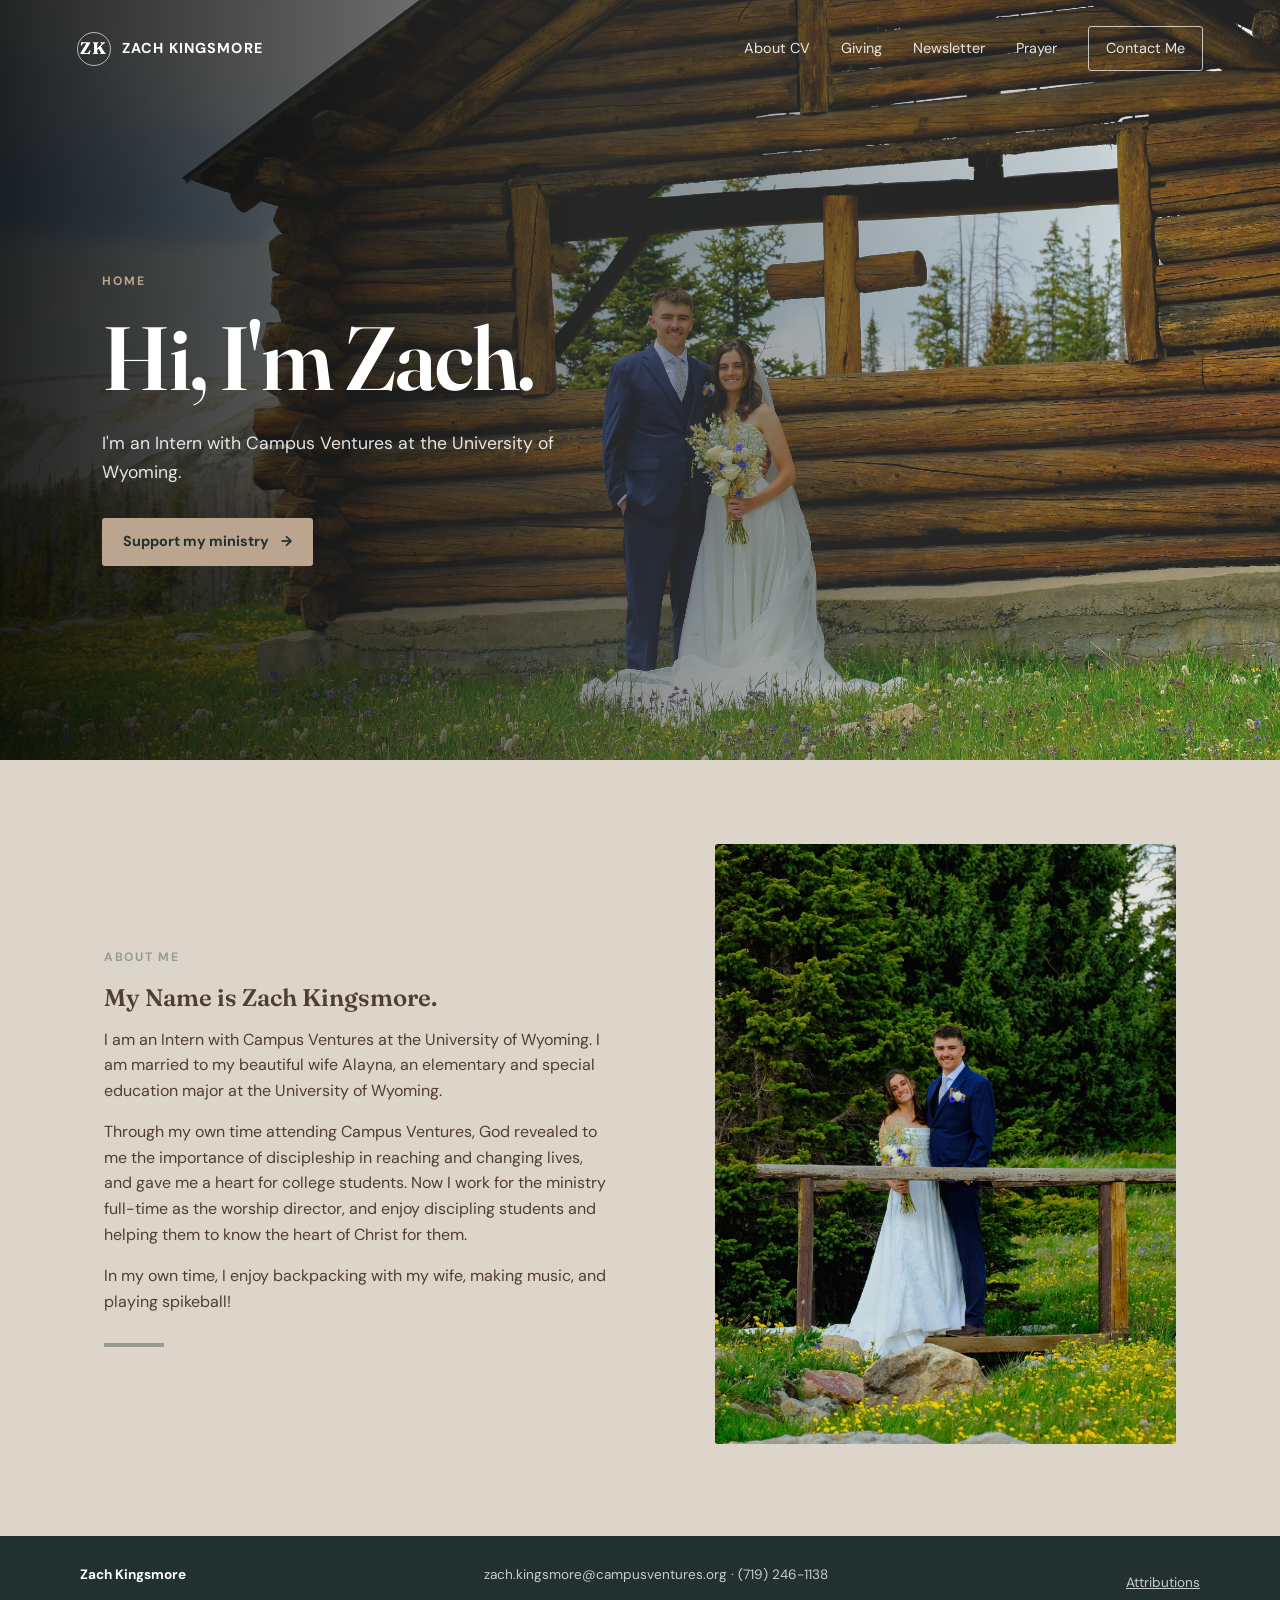
<file: index.html>
<!DOCTYPE html>
<html lang="en">
<head>
    <meta charset="UTF-8">
    <meta name="viewport" content="width=device-width, initial-scale=1.0">
    <meta name="description" content="A welcoming community centered on faith, hope, and practical care.">
    <title>Zach Kingsmore | Campus Ventures</title>
    <link rel="preconnect" href="https://fonts.googleapis.com">
    <link rel="preconnect" href="https://fonts.gstatic.com" crossorigin>
    <link href="https://fonts.googleapis.com/css2?family=DM+Sans:wght@400;500;600;700&family=Fraunces:opsz,wght@9..144,600;9..144,700&display=swap" rel="stylesheet">
    <link rel="stylesheet" href="css/main.css">
    <link rel="stylesheet" href="css/about.css">
</head>

<body>
    <!-- Header -->
    <header class="site-header">
        <nav class="nav" aria-label="Main navigation">
            <a class="brand" href="index.html#top">
                <span class="brand-mark">ZK</span>
                Zach Kingsmore
            </a>
            <div class="nav-links">
                <a href="about.html">About CV</a>
                <a href="giving.html">Giving</a>
                <a href="newsletter.html">Newsletter</a>
                <a href="prayer.html">Prayer</a>
                <a class="nav-cta" href="mailto:zach.kingsmore@campusventures.org">Contact Me</a>
            </div>
        </nav>
    </header>

    <!-- Main Page Content -->
    <main id="top">
        <section class="hero">
            <div class="hero-content">
                <div class="eyebrow">Home</div>
                <h1>Hi, I'm Zach.</h1>
                <p class="hero-copy">I'm an Intern with Campus Ventures at the University of Wyoming.</p>
                <a class="button button-primary" href="giving.html">
                    Support my ministry
                    <span aria-hidden="true">&#8594;</span>
                </a>
            </div>
        </section>
        <section class="intro page-section" id="about">
            <div>
                <div class="section-label">About Me</div>
                <h2>My Name is Zach Kingsmore.</h2>
                <p>I am an Intern with Campus Ventures at the University of Wyoming. I am married to my beautiful wife Alayna, an elementary and special education major at the University of Wyoming.</p>
                <p>Through my own time attending Campus Ventures, God revealed to me the importance of discipleship in reaching and changing lives, and gave me a heart for college students. Now I work for the ministry full-time as the worship director, and enjoy discipling students and helping them to know the heart of Christ for them.</p>
                <p>In my own time, I enjoy backpacking with my wife, making music, and playing spikeball!</p>
                <div class="accent-rule"></div>
            </div>
            <div>
                <img src="images/FF1F6C11-4D28-4456-8905-FBD4E149B3B2.JPG" alt="Zach Kingsmore" class="about-image">
            </div>
        </section>
    </main>

    <!-- Footer -->
    <footer>
        <div class="footer-inner">
            <strong>Zach Kingsmore</strong>
            <span>zach.kingsmore@campusventures.org · (719) 246-1138</span>
            <div class="attribution-tooltip">
                <span class="attribution-trigger">Attributions</span>
                <div class="tooltip-content">
                    <p>Icon Attributions:</p>
                    <ul>
                        <li><a href="https://www.flaticon.com/free-icons/credit-card" title="credit card icons">Credit card icons created by Stockio - Flaticon</a></li>
                        <li><a href="https://www.flaticon.com/free-icons/bank" title="bank icons">Bank icons created by Magnific - Flaticon</a></li>
                        <li><a href="https://www.flaticon.com/free-icons/checkbook" title="checkbook icons">Checkbook icons created by alimasykurm - Flaticon</a></li>
                    </ul>
                </div>
            </div>
        </div>
    </footer>
</body>
</html>
</file>
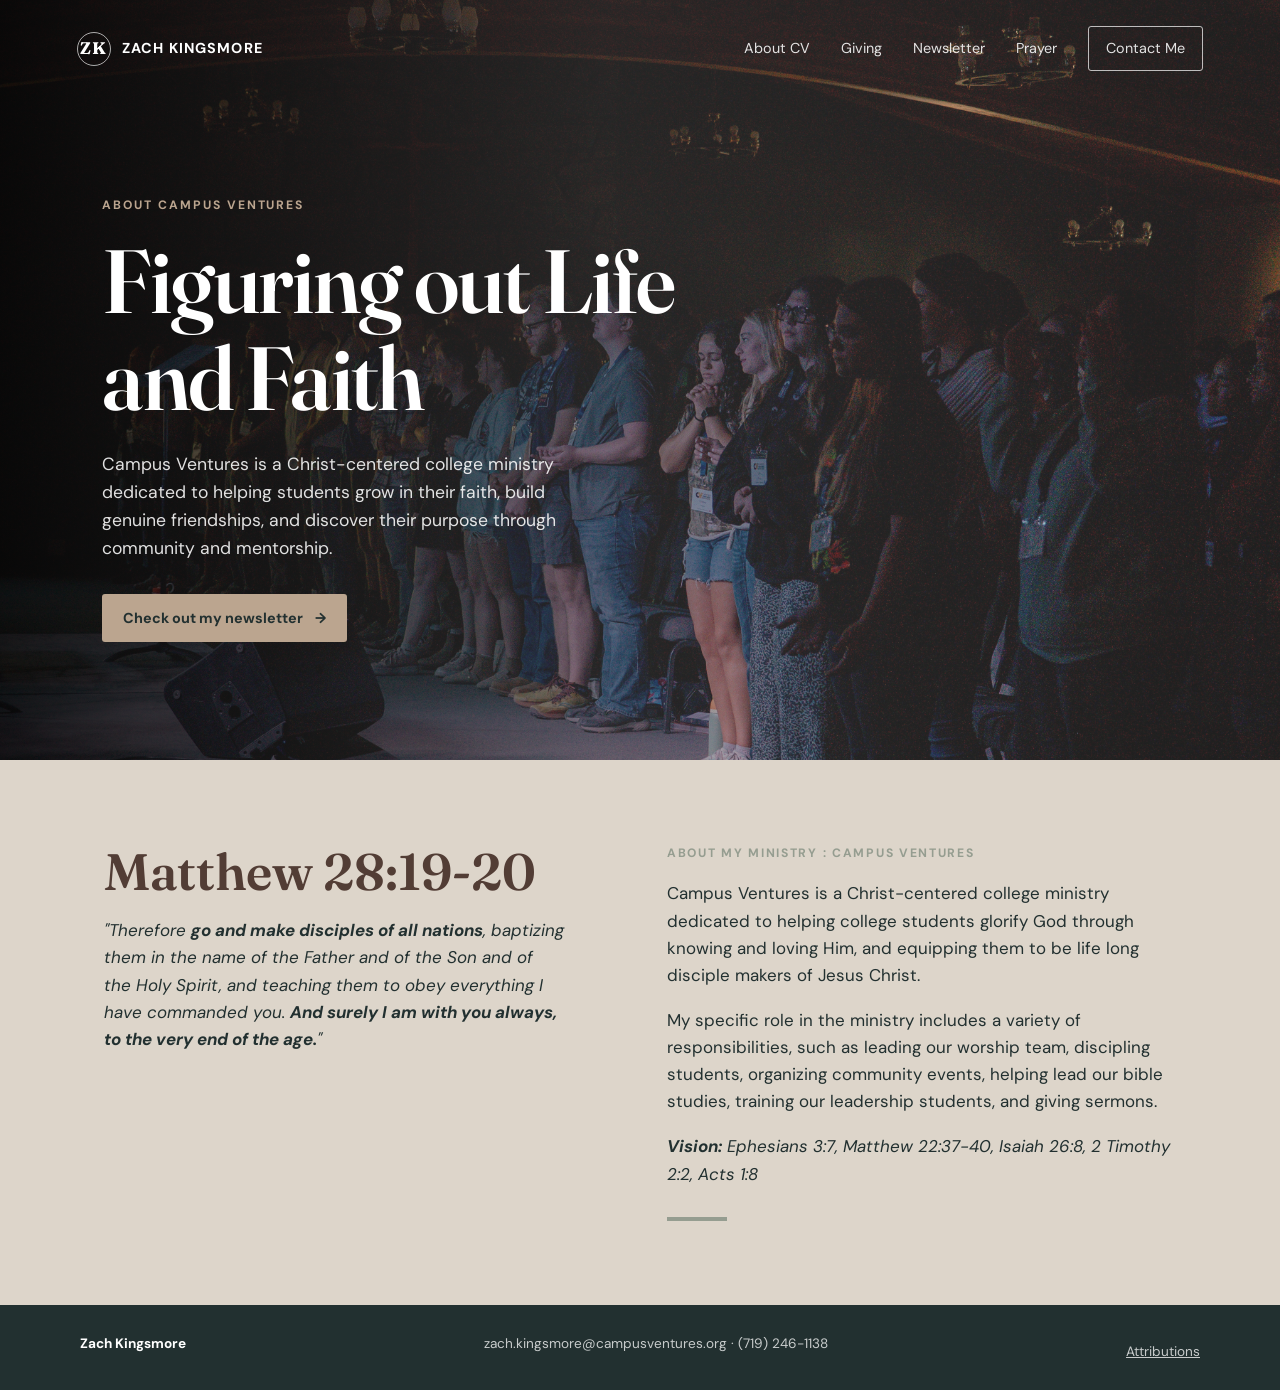
<file: about.html>
<!DOCTYPE html>
<html lang="en">
<head>
    <meta charset="UTF-8">
    <meta name="viewport" content="width=device-width, initial-scale=1.0">
    <meta name="description" content="A welcoming community centered on faith, hope, and practical care.">
    <title>Zach Kingsmore | Campus Ventures</title>
    <link rel="preconnect" href="https://fonts.googleapis.com">
    <link rel="preconnect" href="https://fonts.gstatic.com" crossorigin>
    <link href="https://fonts.googleapis.com/css2?family=DM+Sans:wght@400;500;600;700&family=Fraunces:opsz,wght@9..144,600;9..144,700&display=swap" rel="stylesheet">
    <link rel="stylesheet" href="css/main.css">
    <link rel="stylesheet" href="css/about.css">
</head>
<body>
    <!-- Header -->
    <header class="site-header">
        <nav class="nav" aria-label="Main navigation">
            <a class="brand" href="index.html#top">
                <span class="brand-mark">ZK</span>
                Zach Kingsmore
            </a>
            <div class="nav-links">
                <a href="about.html">About CV</a>
                <a href="giving.html">Giving</a>
                <a href="newsletter.html">Newsletter</a>
                <a href="prayer.html">Prayer</a>
                <a class="nav-cta" href="mailto:zach.kingsmore@campusventures.org">Contact Me</a>
            </div>
        </nav>
    </header>

    <!-- Main Page Content -->
    <main id="top">
        <section class="hero-about">
            <div class="hero-content">
                <div class="eyebrow">About Campus Ventures</div>
                <h1>Figuring out Life and Faith</h1>
                <p class="hero-copy">Campus Ventures is a Christ-centered college ministry dedicated to helping students grow in their faith, build genuine friendships, and discover their purpose through community and mentorship.</p>
                <a class="button button-primary" href="newsletter.html">
                    Check out my newsletter
                    <span aria-hidden="true">&#8594;</span>
                </a>
            </div>
        </section>
        <section class="about page-section">
            <div>
                <h2>Matthew 28:19-20</h2>
                <p><em>"Therefore <strong>go and make disciples of all nations</strong>, baptizing them in the name of the Father and of the Son and of the Holy Spirit, and teaching them to obey everything I have commanded you. <Strong>And surely I am with you always, to the very end of the age.</Strong>"</em></p>
            </div>
            <div>
                <div class="section-label">About My Ministry : Campus Ventures</div>
                    <p>Campus Ventures is a Christ-centered college ministry dedicated to helping college students glorify God through knowing and loving Him, and equipping them to be life long disciple makers of Jesus Christ.</p>
                    <p>My specific role in the ministry includes a variety of responsibilities, such as leading our worship team, discipling students, organizing community events, helping lead our bible studies, training our leadership students, and giving sermons.</p>
                    <p><em><strong>Vision:</strong> Ephesians 3:7, Matthew 22:37-40, Isaiah 26:8, 2 Timothy 2:2, Acts 1:8</em></p>
                <div class="accent-rule"></div>
            </div>
        </section>
    </main>

    <!-- Footer -->
    <footer>
        <div class="footer-inner">
            <strong>Zach Kingsmore</strong>
            <span>zach.kingsmore@campusventures.org · (719) 246-1138</span>
            <div class="attribution-tooltip">
                <span class="attribution-trigger">Attributions</span>
                <div class="tooltip-content">
                    <p>Icon Attributions:</p>
                    <ul>
                        <li><a href="https://www.flaticon.com/free-icons/credit-card" title="credit card icons">Credit card icons created by Stockio - Flaticon</a></li>
                        <li><a href="https://www.flaticon.com/free-icons/bank" title="bank icons">Bank icons created by Magnific - Flaticon</a></li>
                        <li><a href="https://www.flaticon.com/free-icons/checkbook" title="checkbook icons">Checkbook icons created by alimasykurm - Flaticon</a></li>
                    </ul>
                </div>
            </div>
        </div>
    </footer>
</body>
</html>
</file>
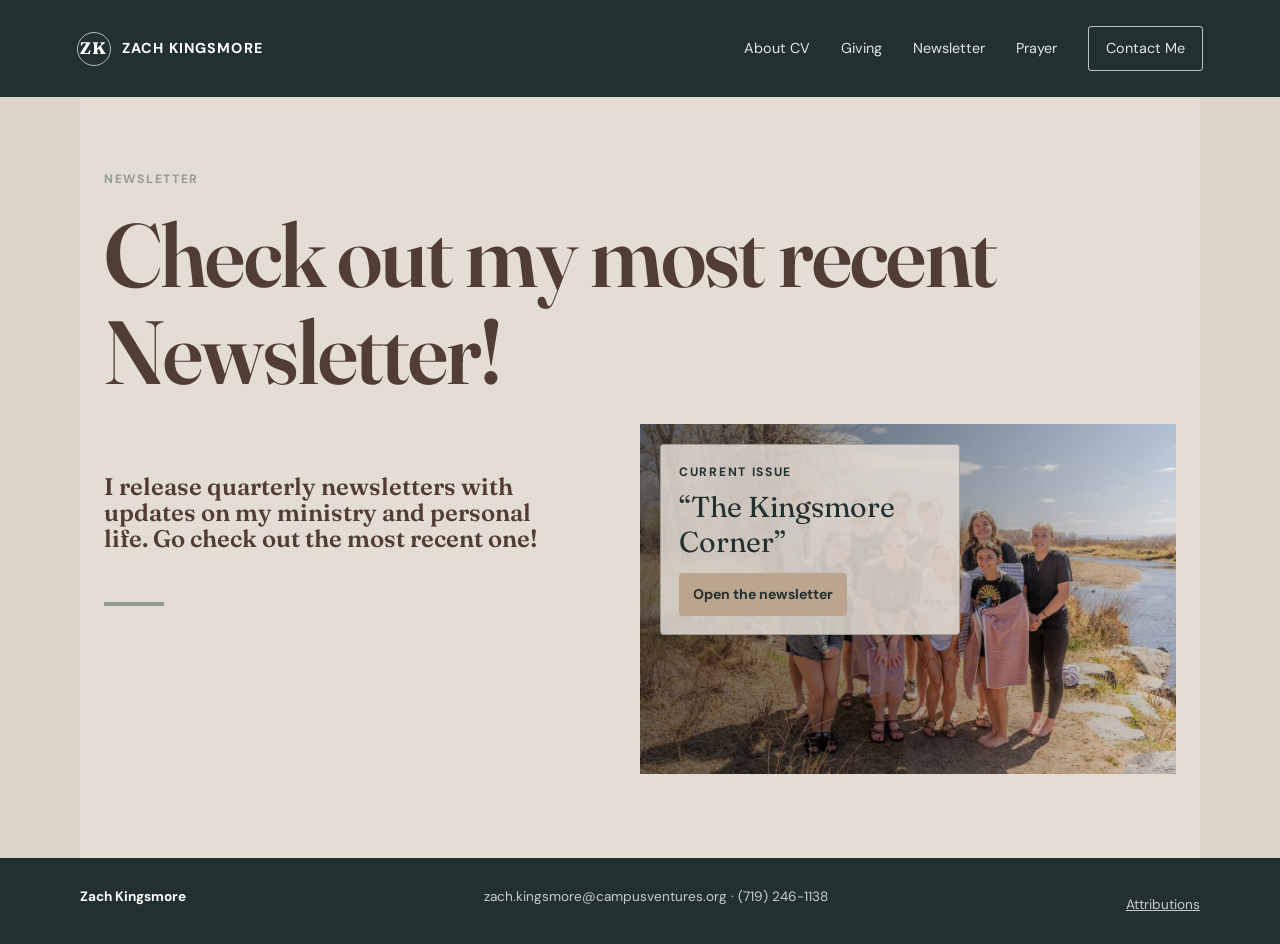
<file: newsletter.html>
<!DOCTYPE html>
<html lang="en">
<head>
    <meta charset="UTF-8">
    <meta name="viewport" content="width=device-width, initial-scale=1.0">
    <meta name="description" content="A welcoming community centered on faith, hope, and practical care.">
    <title>Zach Kingsmore | Campus Ventures</title>
    <link rel="preconnect" href="https://fonts.googleapis.com">
    <link rel="preconnect" href="https://fonts.gstatic.com" crossorigin>
    <link href="https://fonts.googleapis.com/css2?family=DM+Sans:wght@400;500;600;700&family=Fraunces:opsz,wght@9..144,600;9..144,700&display=swap" rel="stylesheet">
    <link rel="stylesheet" href="css/main.css">
    <link rel="stylesheet" href="css/newsletter.css">
</head>
<body>
    <!-- Header -->
    <header class="site-header">
        <nav class="nav" aria-label="Main navigation">
            <a class="brand" href="index.html#top">
                <span class="brand-mark">ZK</span>
                Zach Kingsmore
            </a>
            <div class="nav-links">
                <a href="about.html">About CV</a>
                <a href="giving.html">Giving</a>
                <a href="newsletter.html">Newsletter</a>
                <a href="prayer.html">Prayer</a>
                <a class="nav-cta" href="mailto:zach.kingsmore@campusventures.org">Contact Me</a>
            </div>
        </nav>
    </header>

    <!-- Main Page Content -->
    <main id="top">
        <section class="newsletter page-section" id="newsletter">
            <div class="section-head">
                <div>
                    <div class="section-label">Newsletter</div>
                    <h1>Check out my most recent Newsletter!</h1>
                </div>
            </div>
            <div class="newsletter-details">
                <div>
                    <div class="details">
                        <h2>I release quarterly newsletters with updates on my ministry and personal life. Go check out the most recent one!</h2>
                        <div class="accent-rule"></div>
                    </div>
                </div>
                <div class="newsletter-card">
                <img class="newsletter-preview-image" src="images/image.png" alt="Newsletter preview image">
                <div class="newsletter-embed-fallback">
                    <div class="section-label">Current Issue</div>
                    <p>“The Kingsmore Corner”</p>
                    <a class="newsletter-embed-button" href="https://mailchi.mp/2b9426a3cdbb/44a34u2jlj-21076363" target="_blank" rel="noreferrer">Open the newsletter</a>
                </div>
            </div>
            </div>
            
        </section>
    </main>

    <!-- Footer -->
    <footer>
        <div class="footer-inner">
            <strong>Zach Kingsmore</strong>
            <span>zach.kingsmore@campusventures.org · (719) 246-1138</span>
            <div class="attribution-tooltip">
                <span class="attribution-trigger">Attributions</span>
                <div class="tooltip-content">
                    <p>Icon Attributions:</p>
                    <ul>
                        <li><a href="https://www.flaticon.com/free-icons/credit-card" title="credit card icons">Credit card icons created by Stockio - Flaticon</a></li>
                        <li><a href="https://www.flaticon.com/free-icons/bank" title="bank icons">Bank icons created by Magnific - Flaticon</a></li>
                        <li><a href="https://www.flaticon.com/free-icons/checkbook" title="checkbook icons">Checkbook icons created by alimasykurm - Flaticon</a></li>
                    </ul>
                </div>
            </div>
        </div>
    </footer>
</body>
</html>
</file>
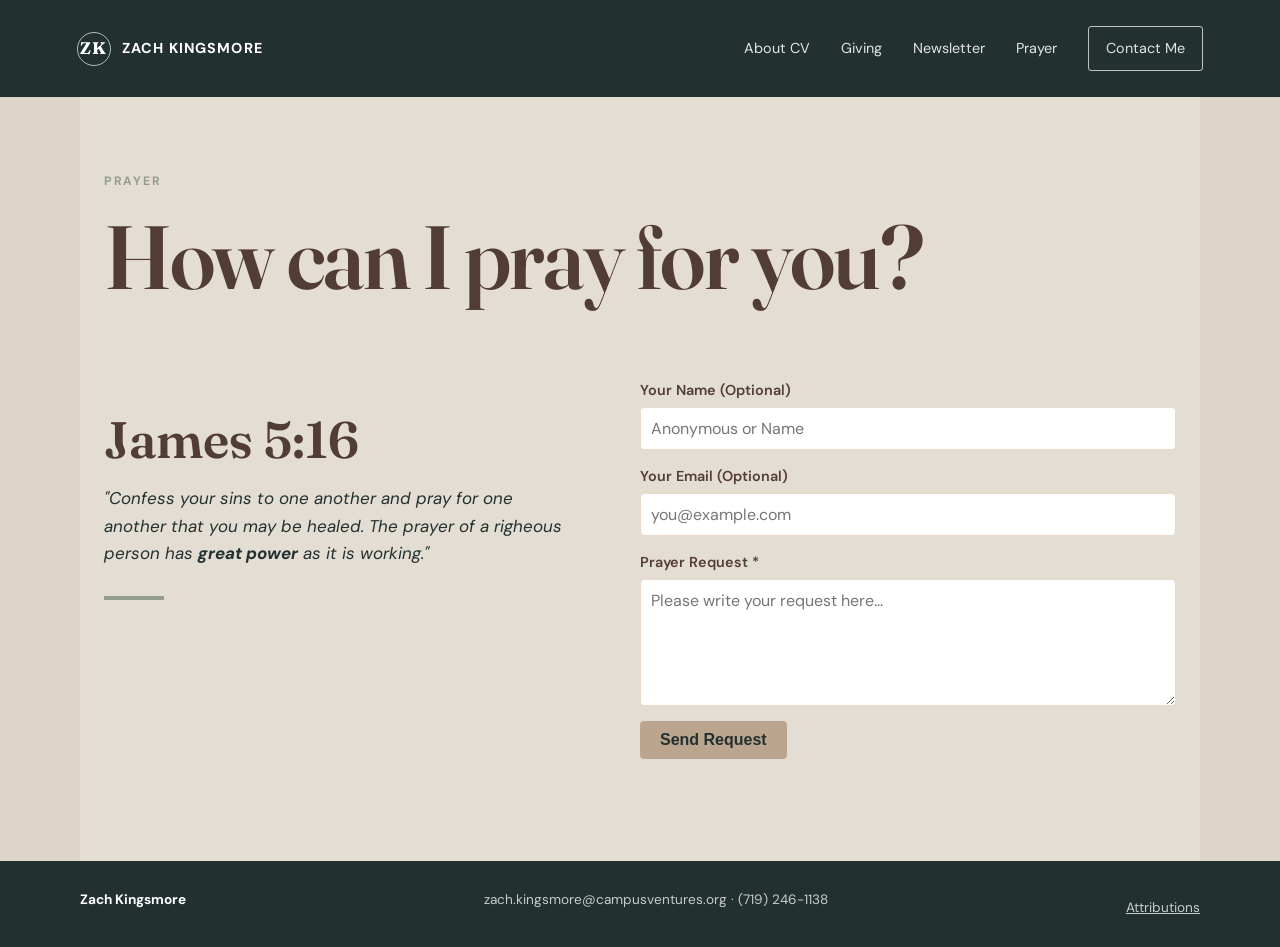
<file: prayer.html>
<!DOCTYPE html>
<html lang="en">
<head>
    <meta charset="UTF-8">
    <meta name="viewport" content="width=device-width, initial-scale=1.0">
    <meta name="description" content="A welcoming community centered on faith, hope, and practical care.">
    <title>Zach Kingsmore | Campus Ventures</title>
    <link rel="preconnect" href="https://fonts.googleapis.com">
    <link rel="preconnect" href="https://fonts.gstatic.com" crossorigin>
    <link href="https://fonts.googleapis.com/css2?family=DM+Sans:wght@400;500;600;700&family=Fraunces:opsz,wght@9..144,600;9..144,700&display=swap" rel="stylesheet">
    <link rel="stylesheet" href="css/main.css">
    <link rel="stylesheet" href="css/prayer.css">
</head>
<body>
    <!-- Header -->
    <header class="site-header">
        <nav class="nav" aria-label="Main navigation">
            <a class="brand" href="index.html#top">
                <span class="brand-mark">ZK</span>
                Zach Kingsmore
            </a>
            <div class="nav-links">
                <a href="about.html">About CV</a>
                <a href="giving.html">Giving</a>
                <a href="newsletter.html">Newsletter</a>
                <a href="prayer.html">Prayer</a>
                <a class="nav-cta" href="mailto:zach.kingsmore@campusventures.org">Contact Me</a>
            </div>
        </nav>
    </header>

    <!-- Main Page Content -->
    <main id="top">
        <section class="prayer page-section" id="prayer">
            <div class="section-head">
                <div>
                    <div class="section-label">Prayer</div>
                    <h1>How can I pray for you?</h1> 
                </div>
            </div>
            <div class="prayer-details">
                <div>
                    <div class="details">
                        <h2>James 5:16</h2>
                        <p><em>"Confess your sins to one another and pray for one another that you may be healed. The prayer of a righeous person has <strong>great power</strong> as it is working."</em></p>
                        <div class="accent-rule"></div>                   
                    </div>
                </div>
                <div>   
                    <form action="https://formspree.io/f/mojgkdnn" method="POST" class="prayer-form">
                        <div class="form-group">
                            <label for="prayer-name">Your Name (Optional)</label>
                            <input type="text" id="prayer-name" name="name" placeholder="Anonymous or Name">
                        </div>
                        <div class="form-group">
                            <label for="prayer-email">Your Email (Optional)</label>
                            <input type="email" id="prayer-email" name="email" placeholder="you@example.com">
                        </div>
                        <div class="form-group">
                            <label for="prayer-request">Prayer Request *</label>
                            <textarea id="prayer-request" name="prayer_request" rows="5" required placeholder="Please write your request here..."></textarea>
                        </div>
                        <button type="submit" class="submit-btn">Send Request</button>
                    </form>
                </div>
            </div>
        </section>
    </main>

    <!-- Footer -->
    <footer>
        <div class="footer-inner">
            <strong>Zach Kingsmore</strong>
            <span>zach.kingsmore@campusventures.org · (719) 246-1138</span>
            <div class="attribution-tooltip">
                <span class="attribution-trigger">Attributions</span>
                <div class="tooltip-content">
                    <p>Icon Attributions:</p>
                    <ul>
                        <li><a href="https://www.flaticon.com/free-icons/credit-card" title="credit card icons">Credit card icons created by Stockio - Flaticon</a></li>
                        <li><a href="https://www.flaticon.com/free-icons/bank" title="bank icons">Bank icons created by Magnific - Flaticon</a></li>
                        <li><a href="https://www.flaticon.com/free-icons/checkbook" title="checkbook icons">Checkbook icons created by alimasykurm - Flaticon</a></li>
                    </ul>
                </div>
            </div>
        </div>
    </footer>
</body>
</html>
</file>
<file: css/main.css>
:root {
    --ink: #223030;
    --brown: #523d35;
    --cream: #ddd5ca;
    --paper: #e4ddd4;
    --sage: #959D90;
    --tan: #BBA58F;
    --pale: #e8d9cd;
    --shadow: rgba(0, 0, 0, 0.2);
}

* { 
    box-sizing: border-box; 
}

html { 
    scroll-behavior: smooth; 
}

body { 
    margin: 0; 
    color: var(--brown); 
    background: var(--cream); 
    font-family: "DM Sans", sans-serif; 
    line-height: 1.6; 
}

.page-section {
    max-width: 1120px;
    margin: 0 auto;
    padding: 84px 24px;
}

a { 
    color: inherit; 
    text-decoration: none; 
}

.site-header { 
    position: absolute;
    z-index: 2; 
    top: 0; 
    width: 100%; 
    padding: 26px clamp(24px, 6vw, 88px); 
}

.nav { 
    display: flex; 
    align-items: center; 
    justify-content: space-between; 
    max-width: 1240px; 
    margin: auto; 
}

.brand {
    display: flex;
    align-items: center;
    gap: 11px;
    color: #fff;
    font-size: 0.9rem;
    font-weight: 700;
    letter-spacing: 0.08em;
    text-transform: uppercase;
}

.brand-mark {
    display: grid;
    width: 34px;
    height: 34px;
    place-items: center;
    border: 1px solid rgba(255,255,255,0.65);
    border-radius: 50%;
    font-family: Fraunces, serif;
    font-size: 1.05rem;
}

.nav-links {
    display: flex;
    align-items: center;
    gap: 31px;
    color: rgba(255,255,255,0.87);
    font-size: 0.9rem;
}

.nav-links a:hover {
    color: var(--tan);
}

.nav-cta {        
    padding: 10px 17px;
    border: 1px solid rgba(255,255,255,0.7);
    border-radius: 3px;
}

.hero {
    display: flex;
    min-height: min(760px, 92vh);
    align-items: center;
    padding: 170px clamp(24px, 8vw, 120px) 92px;
    color: #fff;
    background: linear-gradient(90deg, rgba(9, 9, 9, 0.88) 0%, rgba(64, 65, 65, 0.56) 47%, rgba(249, 249, 249, 0.12) 100%), url("../images/DSCF8374_Original.jpg") center/cover;
}

.hero-content {
    width: min(700px, 100%);
    align-items: center;
}

.eyebrow {
    color: var(--tan);
    font-size: 0.76rem;
    font-weight: 700;
    letter-spacing: 0.16em;
    text-transform: uppercase;
}

.accent-rule {
  width: 60px;
  height: 4px;
  margin-top: 29px;
  background: var(--sage);
}

.section-label {
  margin-bottom: 17px;
  color: var(--sage);
  font-size: 0.76rem;
  font-weight: 700;
  letter-spacing: 0.14em;
  text-transform: uppercase;
}

.details {
  max-width: 470px;
  align-items: center;
  margin-top: 33px;
  margin-left: 0;
}

h1, h2, h3 {
    margin: 0;
    font-family: Fraunces, serif;
    font-weight: 600;
    line-height: 1.08;
}

h1 {
    max-width: 1120px;
    margin: 18px 0 23px;
    font-size: clamp(3.2rem, 7vw, 6.4rem);
    letter-spacing: -0.02em;
}

.hero-copy {
    max-width: 510px;
    margin: 0 0 32px;
    color: rgba(255,255,255,0.87);
    font-size: 1.1rem;
}

.button {
    display: inline-flex;
    align-items: center;
    gap: 12px;
    min-height: 48px;
    padding: 0 20px;
    border: 1px solid transparent;
    border-radius: 3px;
    font-size: 0.9rem;
    font-weight: 700;
    transition: transform 180ms ease, background 180ms ease;
}

.button:hover {
    transform: translateY(-2px);
}

.button-primary {
    color: var(--ink);
    background: var(--tan);
}

.button-secondary {
    color: #fff;
    border-color: rgba(255,255,255,0.5);
}

footer {
  padding: 28px 24px;
  color: rgba(255, 255, 255, 0.75);
  background: var(--ink);
  font-size: 0.85rem;
}

.footer-inner {
  display: flex;
  max-width: 1120px;
  justify-content: space-between;
  margin: auto;
}

.footer-inner strong {
  color: #fff;
}

.attribution-tooltip {
  position: relative;
  display: inline-block;
  margin-top: 8px;
}

.attribution-trigger {
  anchor-name: --attribution-anchor;
  color: rgba(255, 255, 255, 0.75);
  font-size: 0.85rem;
  text-decoration: underline;
  cursor: pointer;
  transition: color 180ms ease;
}

.attribution-trigger:hover {
  color: var(--tan);
}

.tooltip-content {
  visibility: hidden;
  opacity: 0;
  position: fixed;
  position-anchor: --attribution-anchor;
  position-area: top;
  position-try-fallbacks: flip-inline;
  margin-bottom: 10px;
  width: max-content;
  max-width: min(300px, 80vw);
  padding: 10px;
  background: var(--paper);
  color: var(--ink);
  border: 1px solid var(--pale);
  border-radius: 4px;
  box-shadow: 0 4px 8px rgba(0, 0, 0, 0.1);
  z-index: 10;
  transition: opacity 0.3s ease, visibility 0.3s ease;
}

.attribution-tooltip:hover .tooltip-content {
  visibility: visible;
  opacity: 1;
}

.tooltip-content p {
  margin: 0 0 5px;
  font-weight: bold;
}

.tooltip-content ul {
  margin: 0;
  padding-left: 10px;
}

.tooltip-content li {
  margin-bottom: 5px;
}

@media (max-width: 700px) {
  .site-header {
    padding: 19px 20px;
  }

  .nav-links {
    display: none;
  }

  .hero {
    min-height: 730px;
    padding: 140px 24px 65px;
    background-position: 62% center;
  }

  h1 {
    font-size: clamp(3.3rem, 15vw, 5rem);
  }

  .hero-copy {
    font-size: 1rem;
  }

  .section-head {
    display: block;
  }

  .section-head .text-link {
    display: inline-block;
    margin-top: 20px;
  }

  .footer-inner {
    display: block;
  }

  .footer-inner span {
    display: block;
    margin-top: 7px;
  }
}
</file>
<file: css/about.css>
.intro {
  display: grid;
  grid-template-columns: minmax(0, 1.05fr) minmax(280px, 0.95fr);
  gap: clamp(42px, 8vw, 110px);
  align-items: center;
}

.about-image {
  width: 100%;
  max-width: 470px;
  height: 600px;
  object-fit: cover;
  object-position: center;
  border-radius: 3px;
  justify-self: end;
}

.about {
  display: grid;
  grid-template-columns: minmax(0, 0.95fr) minmax(0, 1.05fr);
  gap: clamp(42px, 8vw, 110px);
  align-items: start;
}

.about h2 {
  margin-bottom: 18px;
  font-size: clamp(2.25rem, 4vw, 3.7rem);
}

.about p {
  margin: 0;
  color: var(--ink);
  font-size: 1.06rem;
}

.about p + p {
  margin-top: 18px;
}

.hero-about {
    display: flex;
    min-height: min(760px, 92vh);
    align-items: center;
    padding: 170px clamp(24px, 8vw, 120px) 92px;
    color: #fff;
    background: linear-gradient(90deg, rgba(9, 9, 9, 0.88) 0%, rgba(64, 65, 65, 0.56) 47%, rgba(249, 249, 249, 0.12) 100%), url("../images/IMG_9990.JPG") center/cover;
}

.intro h2 {
  max-width: 470px;
}

@media (max-width: 700px) {
  .intro,
  .about {
    grid-template-columns: 1fr;
  }

  .about-image {
    justify-self: start;
  }
}
</file>
<file: css/newsletter.css>
.site-header { 
    position: absolute;
    z-index: 2;
    top: 0; 
    width: 100%; 
    padding: 26px clamp(24px, 6vw, 88px); 
    background: var(--ink);
}

.newsletter {
  margin-top: 86px;
  background: var(--paper);
}

.section-head {
  display: flex;
  align-items: start;
  justify-content: space-between;
  margin: 0;
}

.newsletter-details {
  display: grid;
  align-items: top;
  grid-template-columns: 1fr 1fr;
  padding: 0;
}

.newsletter h2 {
    margin-top: 50px;
    margin-bottom: 50px;
}

.newsletter p {
  margin: 0;
  color: var(--ink);
  font-size: .94rem;
}

.detail strong {
  display: block;
  max-width: 100px;
  align-items: center;
  margin-bottom: 4px;
  font-size: 0.8rem;
  letter-spacing: 0.08em;
  text-transform: uppercase;
}

.detail span {
  color: var(--ink);
}

.newsletter-card {
  position: relative;
  display: flex;
  min-height: 350px;
  align-items: flex-end;
  overflow: hidden;
  padding: 0;
  box-shadow: var(--shadow);
}

.newsletter-preview-image {
  position: absolute;
  inset: 0;
  width: 100%;
  height: 100%;
  object-fit: cover;
}

.newsletter-card::after {
  content: "";
  position: absolute;
  inset: 0;
  background: linear-gradient(90deg, rgba(8, 8, 8, 0.57), rgba(10, 10, 10, 0.05));
}

.newsletter-embed-fallback {
  position: absolute;
  top: 20px;
  left: 20px;
  z-index: 1;
  width: min(100%, 300px);
  padding: 18px;
  background: #e4ddd4db;
  border: 1px solid rgba(9, 9, 9, 0.24);
  border-radius: 4px;
}

.newsletter-embed-fallback .section-label {
  margin-bottom: 8px;
  color: var(--ink);
}

.newsletter-card p {
  max-width: 270px;
  margin: 0;
  font-family: Fraunces, serif;
  font-size: 1.8rem;
  line-height: 1.2;
}

.newsletter-embed-button {
  display: inline-flex;
  margin-top: 14px;
  padding: 10px 14px;
  color: var(--ink);
  background: var(--tan);
  border-radius: 4px;
  font-size: 0.88rem;
  font-weight: 700;
}

@media (max-width: 700px) {
  .intro, 
  .newsletter {
    grid-template-columns: 1fr;
    padding: 75px 24px;
  }

  .newsletter-card {
    min-height: 270px;
  }
}
</file>
<file: css/prayer.css>
.site-header { 
    position: absolute;
    z-index: 2; 
    top: 0; 
    width: 100%; 
    padding: 26px clamp(24px, 6vw, 88px); 
    background: var(--ink);
}


.prayer {
  margin-top: 86px;
  padding: 86px 24px 102px;
  background: var(--paper);
}

.section-head {
  display: flex;
  align-items: start;
  justify-content: space-between;
  margin: 0;
}

.prayer-details {
  display: grid;
  align-items: top;
  grid-template-columns: 1fr 1fr;
  margin-top: 50px;
}

.prayer .section-head > div:first-child,
.prayer .section-head > div:last-child {
  min-width: 0;
}

.prayer-form {
  width: 100%;
  max-width: 1120px;
  min-width: 0;
  margin-left: auto;
}

.prayer h2 { 
  max-width: 470px;
  margin-bottom: 18px;
  font-size: clamp(2.25rem, 4vw, 3.7rem);
}

.prayer p {
  margin: 0;
  color: var(--ink);
  font-size: 1.06rem;
}

.prayer p + p {
  margin-top: 18px;
}

.prayer-request-box {
  background: var(--paper);
  border: 1px solid var(--pale);
  border-radius: 4px;
  padding: 10px;
  max-width: 600px;
  margin: 20px auto;
  color: var(--ink);
}

.prayer-request-box h3 {
  margin-top: 0;
  margin-bottom: 10px;
}

.prayer-request-box p {
  margin-bottom: 20px;
  font-size: 1rem;
  opacity: 0.9;
}

.form-group {
  margin-bottom: 15px;
  display: flex;
  flex-direction: column;
}

.form-group label {
  font-size: 0.9rem;
  margin-bottom: 5px;
  font-weight: 600;
}

.form-group input,
.form-group textarea {
  width: 100%;
  padding: 10px;
  border: 1px solid var(--pale);
  border-radius: 4px;
  font-family: inherit;
  font-size: 1rem;
  box-sizing: border-box;
}

.form-group input:focus,
.form-group textarea:focus {
  outline: none;
  border-color: var(--tan);
  box-shadow: 0 0 5px var(--shadow);
}

.submit-btn {
  background: var(--tan);
  color: var(--ink);
  padding: 10px 20px;
  border: none;
  border-radius: 4px;
  font-size: 1rem;
  font-weight: 600;
  cursor: pointer;
  transition: background 180ms ease, transform 180ms ease;
}

.submit-btn:hover {
  background: var(--tan);
  transform: translateY(-2px);
}

@media (max-width: 700px) {
  .prayer .section-head {
    display: grid !important;
    grid-template-columns: repeat(2, minmax(0, 1fr));
    gap: clamp(24px, 4vw, 42px);
  }

  .prayer .section-head > div:last-child {
    width: 100%;
  }

  .prayer-form {
    max-width: 100%;
  }
}
</file>
